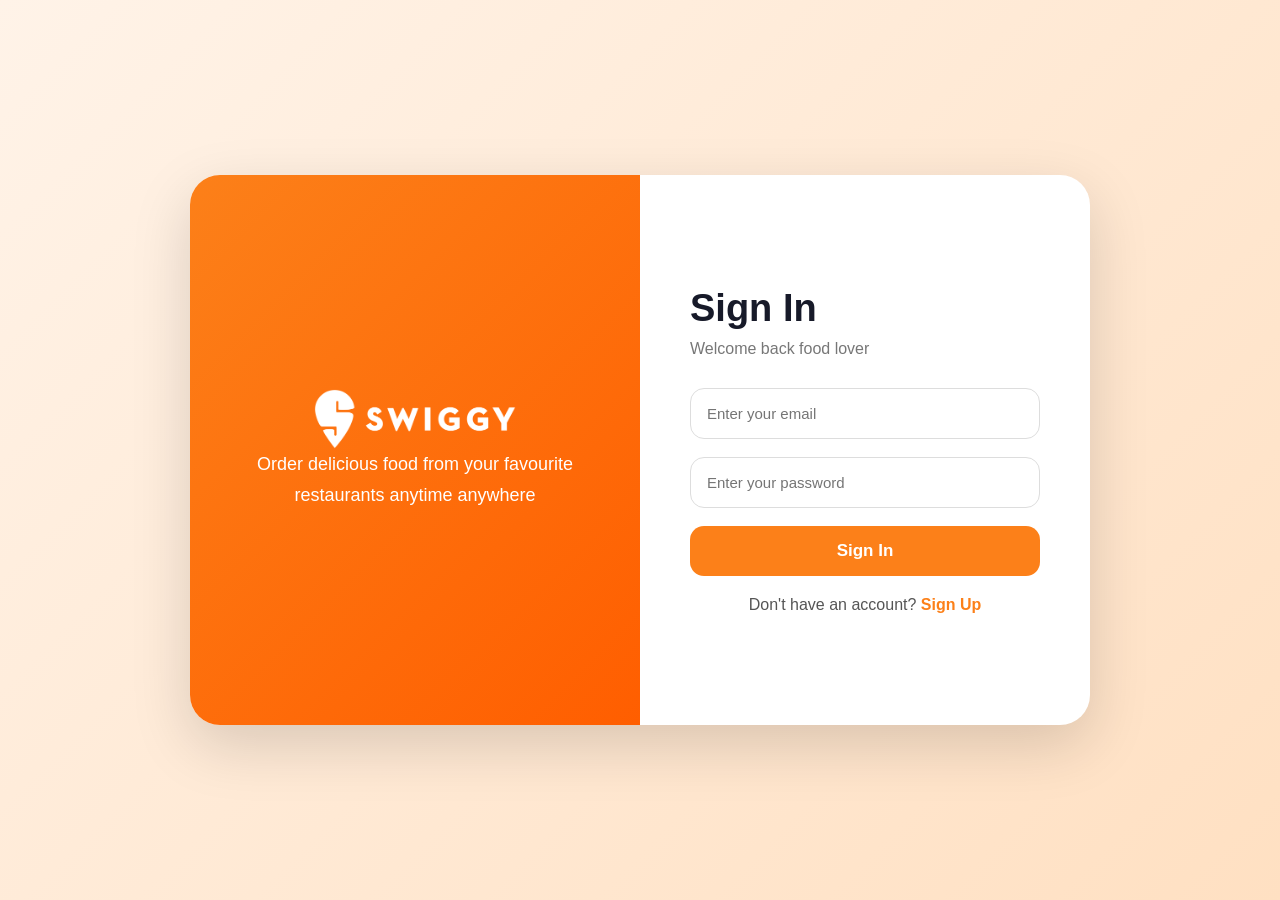
<file: contact.html>
<!DOCTYPE html>
<html lang="en">
<head>
<meta charset="UTF-8">
<meta name="viewport" content="width=device-width, initial-scale=1.0">
<title>Contact | Swiggy Clone</title>
<link rel="stylesheet" href="contact.css">
<link rel="icon" href="images/swiggy.png" type="image/png">
<link rel="stylesheet" href="https://cdnjs.cloudflare.com/ajax/libs/font-awesome/6.5.0/css/all.min.css">
</head>

<body>

 <header class="header" id="header">

    <div class="logo">
        <a href="index.html">
            <img src="images/logo.png" alt="">
        </a>
    </div>

    <div class="menu-toggle" id="menuToggle">
        <i class="fa-solid fa-bars"></i>
    </div>

    <nav class="navbar" id="navbar">
        <ul>
            <li><a href="index.html">Home</a></li>
            <li><a href="restaurant.html">Restaurants</a></li>
            <li><a href="cart.html">Cart</a></li>
            <li><a href="contact.html">Contact</a></li>
        </ul>
    </nav>

    <div class="header-btns">

        <a href="cart.html" class="cart">
            <i class="fa-solid fa-cart-arrow-down"></i>
            <sup id="cartCount">0</sup>
        </a>

        <button class="login-btn" onclick="logout()">
            Logout
        </button>

    </div>

</header>


<section class="contact-hero">
    <h1>Contact Us</h1>
    <p>Have questions? We are here to help you.</p>
</section>

<section class="contact-section">

    <div class="contact-info">

        <h2>Get In Touch</h2>
        <p>Contact us for food orders, restaurant support, feedback, or delivery queries.</p>

        <div class="info-box">
            <i class="fa-solid fa-location-dot"></i>
            <div>
                <h3>Location</h3>
                <p>New Delhi, India</p>
            </div>
        </div>

        <div class="info-box">
            <i class="fa-solid fa-phone"></i>
            <div>
                <h3>Phone</h3>
                <p>+91 98765 43210</p>
            </div>
        </div>

        <div class="info-box">
            <i class="fa-solid fa-envelope"></i>
            <div>
                <h3>Email</h3>
                <p>support@swiggyclone.com</p>
            </div>
        </div>

    </div>

    <div class="contact-form">

        <h2>Send Message</h2>

        <form>
            <input type="text" placeholder="Your Name" required>
            <input type="email" placeholder="Your Email" required>
            <input type="text" placeholder="Subject" required>
            <textarea placeholder="Your Message" required></textarea>

            <button type="submit">Send Message</button>
        </form>

    </div>

</section>

<footer class="footer">
    <div class="footer-container">
        <div class="footer-col">
            <img src="images/logo.png" alt="">
            <p>
                Delicious food delivered fast at your doorstep with premium restaurants and exciting offers.
            </p>
            <div class="footer-social">
                <a href="#"><i class="fa-brands fa-facebook-f"></i></a>
                <a href="#"><i class="fa-brands fa-instagram"></i></a>
                <a href="#"><i class="fa-brands fa-twitter"></i></a>
                <a href="#"><i class="fa-brands fa-linkedin-in"></i></a>
            </div>
        </div>

        <div class="footer-col">
            <h3>Quick Links</h3>
            <ul>
                <li><a href="index.html">Home</a></li>
                <li><a href="restaurant.html">Restaurants</a></li>
                <li><a href="cart.html">Cart</a></li>
                <li><a href="contact.html">Contact</a></li>
            </ul>
        </div>

        <div class="footer-col">
            <h3>Categories</h3>
            <ul>
                <li><a href="#">Pizza</a></li>
                <li><a href="#">Burger</a></li>
                <li><a href="#">Biryani</a></li>
                <li><a href="#">Desserts</a></li>
                <li><a href="#">Chinese</a></li>
            </ul>
        </div>

        <div class="footer-col">
            <h3>Contact</h3>
            <p>Email: support@swiggy.com</p>
            <p>Phone: +91 98765 43210</p>
            <p>Location: New Delhi, India</p>
        </div>
    </div>

    <div class="footer-bottom">
        <p>
            © 2026 Swiggy Clone. All Rights Reserved.
        </p>
    </div>
</footer>

<script src="script.js"></script>
</body>
</html>
</file>
<file: contact.css>
*{
    margin:0;
    padding:0;
    box-sizing:border-box;
    font-family:'Segoe UI',sans-serif;
}

html{
    scroll-behavior:smooth;
}

body{
    background:linear-gradient(135deg,#fff7f0,#ffffff);
    color:#171a29;
    overflow-x:hidden;
}

.header{
    width:100%;
    height:85px;
    background:rgba(255,255,255,0.95);
    backdrop-filter:blur(15px);
    display:flex;
    justify-content:space-between;
    align-items:center;
    padding:0 70px;
    position:sticky;
    top:0;
    z-index:1000;
    box-shadow:0 5px 25px rgba(0,0,0,0.08);
}

.logo{
    display:flex;
    align-items:center;
}

.logo img{
    height:42px;
    width:auto;
    object-fit:contain;
    cursor:pointer;
}

.logo h1{
    color:#fc8019;
    font-size:38px;
    font-weight:900;
    letter-spacing:1px;
}

.navbar ul{
    display:flex;
    gap:38px;
    list-style:none;
}

.navbar ul li a{
    text-decoration:none;
    color:#222;
    font-size:17px;
    font-weight:600;
    position:relative;
    transition:0.3s;
}

.navbar ul li a::after{
    content:"";
    position:absolute;
    left:0;
    bottom:-8px;
    width:0;
    height:3px;
    background:#fc8019;
    border-radius:20px;
    transition:0.3s;
}

.navbar ul li a:hover{
    color:#fc8019;
}

.navbar ul li a:hover::after{
    width:100%;
}

.header-btns{
    display:flex;
    gap:15px;
}

.header-btns i{
    padding-top: 10px;
    font-size: 20px;
    color: #fc8019;
}
.header-btns sup,a{
    text-decoration: none;
    color: #000;
}

.login-btn{
    padding:12px 28px;
    border:2px solid #fc8019;
    background:transparent;
    color:#fc8019;
    border-radius:12px;
    font-size:16px;
    font-weight:800;
    cursor:pointer;
    transition:0.3s;
}

.login-btn:hover{
    background:#fc8019;
    color:#fff;
    transform:translateY(-3px);
    box-shadow:0 10px 22px rgba(252,128,25,0.3);
}


.menu-toggle{
    display:none;
    font-size:28px;
    color:#fc8019;
    cursor:pointer;
}


.contact-hero{
    min-height:420px;
    background:
    linear-gradient(120deg,rgba(0,0,0,0.78),rgba(252,128,25,0.45)),
    url("images/food.jpg");
    background-size:cover;
    background-position:center;
    color:#fff;
    display:flex;
    flex-direction:column;
    justify-content:center;
    align-items:center;
    text-align:center;
    padding:80px 20px;
    position:relative;
    overflow:hidden;
}

.contact-hero::after{
    content:"";
    position:absolute;
    width:320px;
    height:320px;
    background:rgba(252,128,25,0.35);
    border-radius:50%;
    filter:blur(50px);
    right:-80px;
    bottom:-80px;
}

.contact-hero h1{
    font-size:72px;
    font-weight:900;
    margin-bottom:15px;
    position:relative;
    z-index:2;
}

.contact-hero p{
    font-size:22px;
    max-width:650px;
    line-height:1.7;
    position:relative;
    z-index:2;
}


.contact-section{
    width:100%;
    padding:110px 70px;
    display:grid;
    grid-template-columns:1fr 1.2fr;
    gap:55px;
}

.contact-info,
.contact-form{
    background:rgba(255,255,255,0.9);
    backdrop-filter:blur(15px);
    padding:50px;
    border-radius:35px;
    box-shadow:0 20px 50px rgba(0,0,0,0.08);
    border:1px solid rgba(252,128,25,0.15);
    transition:0.4s;
}

.contact-info:hover,
.contact-form:hover{
    transform:translateY(-8px);
    box-shadow:0 28px 65px rgba(252,128,25,0.18);
}

.contact-info h2,
.contact-form h2{
    font-size:42px;
    margin-bottom:18px;
    color:#171a29;
    font-weight:900;
}

.contact-info > p{
    color:#666;
    line-height:1.9;
    margin-bottom:40px;
    font-size:17px;
}


.info-box{
    display:flex;
    gap:20px;
    align-items:center;
    margin-bottom:25px;
    padding:18px;
    border-radius:22px;
    background:#fff7f0;
    transition:0.3s;
}

.info-box:hover{
    transform:translateX(8px);
    background:#fff1e5;
}

.info-box i{
    min-width:60px;
    height:60px;
    border-radius:50%;
    background:linear-gradient(135deg,#fc8019,#ff5e00);
    color:#fff;
    display:flex;
    justify-content:center;
    align-items:center;
    font-size:22px;
}

.info-box h3{
    font-size:22px;
    margin-bottom:5px;
}

.info-box p{
    color:#666;
}


.contact-form form{
    display:flex;
    flex-direction:column;
    gap:20px;
}

.contact-form input,
.contact-form textarea{
    width:100%;
    padding:17px 20px;
    border:1px solid #eee;
    outline:none;
    border-radius:18px;
    font-size:16px;
    background:#fff7f0;
    transition:0.3s;
}

.contact-form textarea{
    height:160px;
    resize:none;
}

.contact-form input:focus,
.contact-form textarea:focus{
    border-color:#fc8019;
    background:#fff;
    box-shadow:0 0 0 5px rgba(252,128,25,0.12);
}

.contact-form button{
    padding:17px;
    border:none;
    background:linear-gradient(135deg,#fc8019,#ff5e00);
    color:#fff;
    border-radius:18px;
    font-size:18px;
    font-weight:900;
    cursor:pointer;
    transition:0.3s;
}

.contact-form button:hover{
    transform:translateY(-4px);
}


.footer{
    width:100%;
    background:#171a29;
    color:#fff;
    padding-top:90px;
}

.footer-container{
    display:grid;
    grid-template-columns:repeat(auto-fit,minmax(250px,1fr));
    gap:50px;
    padding:0 60px 60px;
}

.footer-col img{
    height:42px;
}

.footer-col h3{
    font-size:26px;
    margin-bottom:25px;
}

.footer-col p{
    color:#cfcfcf;
    line-height:1.9;
    margin-bottom:12px;
}

.footer-col ul{
    list-style:none;
}

.footer-col ul li{
    margin-bottom:15px;
}

.footer-col ul li a{
    text-decoration:none;
    color:#cfcfcf;
    transition:0.3s;
}

.footer-col ul li a:hover{
    color:#fc8019;
    padding-left:8px;
}

.footer-social{
    display:flex;
    gap:15px;
    margin-top:25px;
}

.footer-social a{
    width:45px;
    height:45px;
    border-radius:50%;
    background:#25293d;
    color:#fff;
    display:flex;
    justify-content:center;
    align-items:center;
    text-decoration:none;
    font-size:18px;
    transition:0.3s;
}

.footer-social a:hover{
    background:#fc8019;
    transform:translateY(-5px);
}

.footer-bottom{
    border-top:1px solid rgba(255,255,255,0.08);
    padding:25px;
    text-align:center;
}

.footer-bottom p{
    color:#cfcfcf;
    font-size:15px;
}


@media(max-width:992px){

    .header{
        padding:0 25px;
    }

    .navbar ul{
        gap:20px;
    }

    .contact-section{
        grid-template-columns:1fr;
        padding:80px 30px;
    }

    .contact-hero h1{
        font-size:52px;
    }
}


@media(max-width:768px){

    .header{
        height:75px;
        padding:0 18px;
    }

    .menu-toggle{
        display:block;
        z-index:10001;
    }

    .navbar{
        position:absolute;
        top:75px;
        left:0;
        width:100%;
        background:#fff;
        padding:20px;
        box-shadow:0 12px 30px rgba(0,0,0,0.08);

        opacity:0;
        visibility:hidden;
        transform:translateY(-15px);
        transition:0.35s;
    }

    .navbar.active{
        opacity:1;
        visibility:visible;
        transform:translateY(0);
    }

    .navbar ul{
        flex-direction:column;
        gap:15px;
    }

    .navbar ul li{
        width:100%;
    }

    .navbar ul li a{
        display:block;
        width:100%;
        padding:14px;
        background:#fff7f0;
        border-radius:14px;
        text-align:center;
    }

    .navbar ul li a::after{
        display:none;
    }

    .header-btns{
        display:none;
    }

    .contact-hero{
        min-height:320px;
    }

    .contact-hero h1{
        font-size:38px;
    }

    .contact-hero p{
        font-size:16px;
    }

    .contact-section{
        padding:50px 18px;
        gap:25px;
    }

    .contact-info,
    .contact-form{
        padding:28px 20px;
        border-radius:24px;
    }

    .contact-info h2,
    .contact-form h2{
        font-size:30px;
    }

    .info-box{
        padding:15px;
        gap:15px;
    }

    .info-box i{
        min-width:50px;
        height:50px;
        font-size:18px;
    }

    .info-box h3{
        font-size:18px;
    }

    .contact-form input,
    .contact-form textarea{
        padding:14px;
        font-size:14px;
    }

    .contact-form button{
        padding:15px;
        font-size:16px;
    }

    .footer{
        text-align:center;
    }

    .footer-container{
        padding:0 22px 45px;
        gap:35px;
    }

    .footer-social{
        justify-content:center;
    }
}

@media(max-width:480px){

    .header{
        padding:0 14px;
    }

    .logo img{
        height:30px;
    }

    .menu-toggle{
        font-size:24px;
    }

    .contact-hero h1{
        font-size:32px;
    }

    .contact-hero p{
        font-size:15px;
    }

    .contact-info h2,
    .contact-form h2{
        font-size:26px;
    }

    .info-box{
        flex-direction:column;
        text-align:center;
    }

    .footer-col h3{
        font-size:22px;
    }
}
</file>
<file: start.css>
*{
    margin:0;
    padding:0;
    box-sizing:border-box;
    font-family:'Segoe UI',sans-serif;
}

body{
    min-height:100vh;
    display:flex;
    justify-content:center;
    align-items:center;
    background:linear-gradient(135deg,#fff3e8,#ffe0c2);
    overflow:hidden;
}

.container{
    width:900px;
    height:550px;
    background:#fff;
    border-radius:30px;
    overflow:hidden;
    display:flex;
    box-shadow:0 20px 60px rgba(0,0,0,0.15);
}

.left{
    width:50%;
    background:linear-gradient(135deg,#fc8019,#ff5e00);
    color:#fff;
    display:flex;
    flex-direction:column;
    justify-content:center;
    align-items:center;
    padding:40px;
    text-align:center;
}

.left img {
  height: 60px;
  object-fit: contain;
  cursor: pointer;
}

.left p{
    font-size:18px;
    line-height:1.7;
    max-width:320px;
}

.right{
    width:50%;
    padding:40px;
    display:flex;
    justify-content:center;
    align-items:center;
    position:relative;
}

.form-box{
    width:100%;
    max-width:350px;
}

.form-box h2{
    font-size:38px;
    margin-bottom:10px;
    color:#171a29;
}

.form-box p{
    color:#777;
    margin-bottom:30px;
}

.input-box{
    width:100%;
    margin-bottom:18px;
}

.input-box input{
    width:100%;
    padding:16px;
    border:1px solid #ddd;
    border-radius:14px;
    outline:none;
    font-size:15px;
    transition:0.3s;
}

.input-box input:focus{
    border-color:#fc8019;
    box-shadow:0 0 0 4px rgba(252,128,25,0.12);
}

.btn{
    width:100%;
    padding:15px;
    border:none;
    border-radius:14px;
    background:#fc8019;
    color:#fff;
    font-size:17px;
    font-weight:700;
    cursor:pointer;
    transition:0.3s;
}

.btn:hover{
    transform:translateY(-3px);
    box-shadow:0 10px 25px rgba(252,128,25,0.35);
}

.switch{
    margin-top:20px;
    text-align:center;
    color:#555;
}

.switch span{
    color:#fc8019;
    cursor:pointer;
    font-weight:700;
}

.signup-form{
    display:none;
}

.signup-popup{
    position:fixed;
    inset:0;
    background:rgba(0,0,0,0.55);
    display:flex;
    justify-content:center;
    align-items:center;
    z-index:99999;

    opacity:0;
    visibility:hidden;
    transition:0.3s;
}

.signup-popup.active{
    opacity:1;
    visibility:visible;
}

.signup-popup-box{
    width:360px;
    background:#fff;
    padding:40px 30px;
    border-radius:30px;
    text-align:center;
    transform:scale(0.7);
    transition:0.3s;
}

.signup-popup.active .signup-popup-box{
    transform:scale(1);
}

.signup-popup-box h2{
    font-size:36px;
    color:#fc8019;
    margin-bottom:12px;
}

.signup-popup-box p{
    color:#666;
    margin-bottom:25px;
}

.signup-popup-box button{
    padding:14px 32px;
    border:none;
    background:#fc8019;
    color:#fff;
    border-radius:50px;
    font-size:16px;
    font-weight:800;
    cursor:pointer;
}

.login-popup{
    position:fixed;
    inset:0;
    background:rgba(0,0,0,0.55);
    display:flex;
    justify-content:center;
    align-items:center;
    z-index:99999;

    opacity:0;
    visibility:hidden;
    transition:0.3s;
}

.login-popup.active{
    opacity:1;
    visibility:visible;
}

.login-popup-box{
    width:360px;
    background:#fff;
    padding:40px 30px;
    border-radius:30px;
    text-align:center;
    transform:scale(0.7);
    transition:0.3s;
}

.login-popup.active .login-popup-box{
    transform:scale(1);
}

.login-popup-box h2{
    font-size:34px;
    color:#ff3b30;
    margin-bottom:12px;
}

.login-popup-box p{
    color:#666;
    margin-bottom:25px;
    font-size:17px;
}

.login-popup-box button{
    padding:14px 32px;
    border:none;
    background:#fc8019;
    color:#fff;
    border-radius:50px;
    font-size:16px;
    font-weight:800;
    cursor:pointer;
}

@media(max-width:900px){

.container{
    width:95%;
    height:auto;
    flex-direction:column;
}

.left{
    width:100%;
    padding:50px 20px;
}

.right{
    width:100%;
    padding:40px 20px;
}

}
</file>
